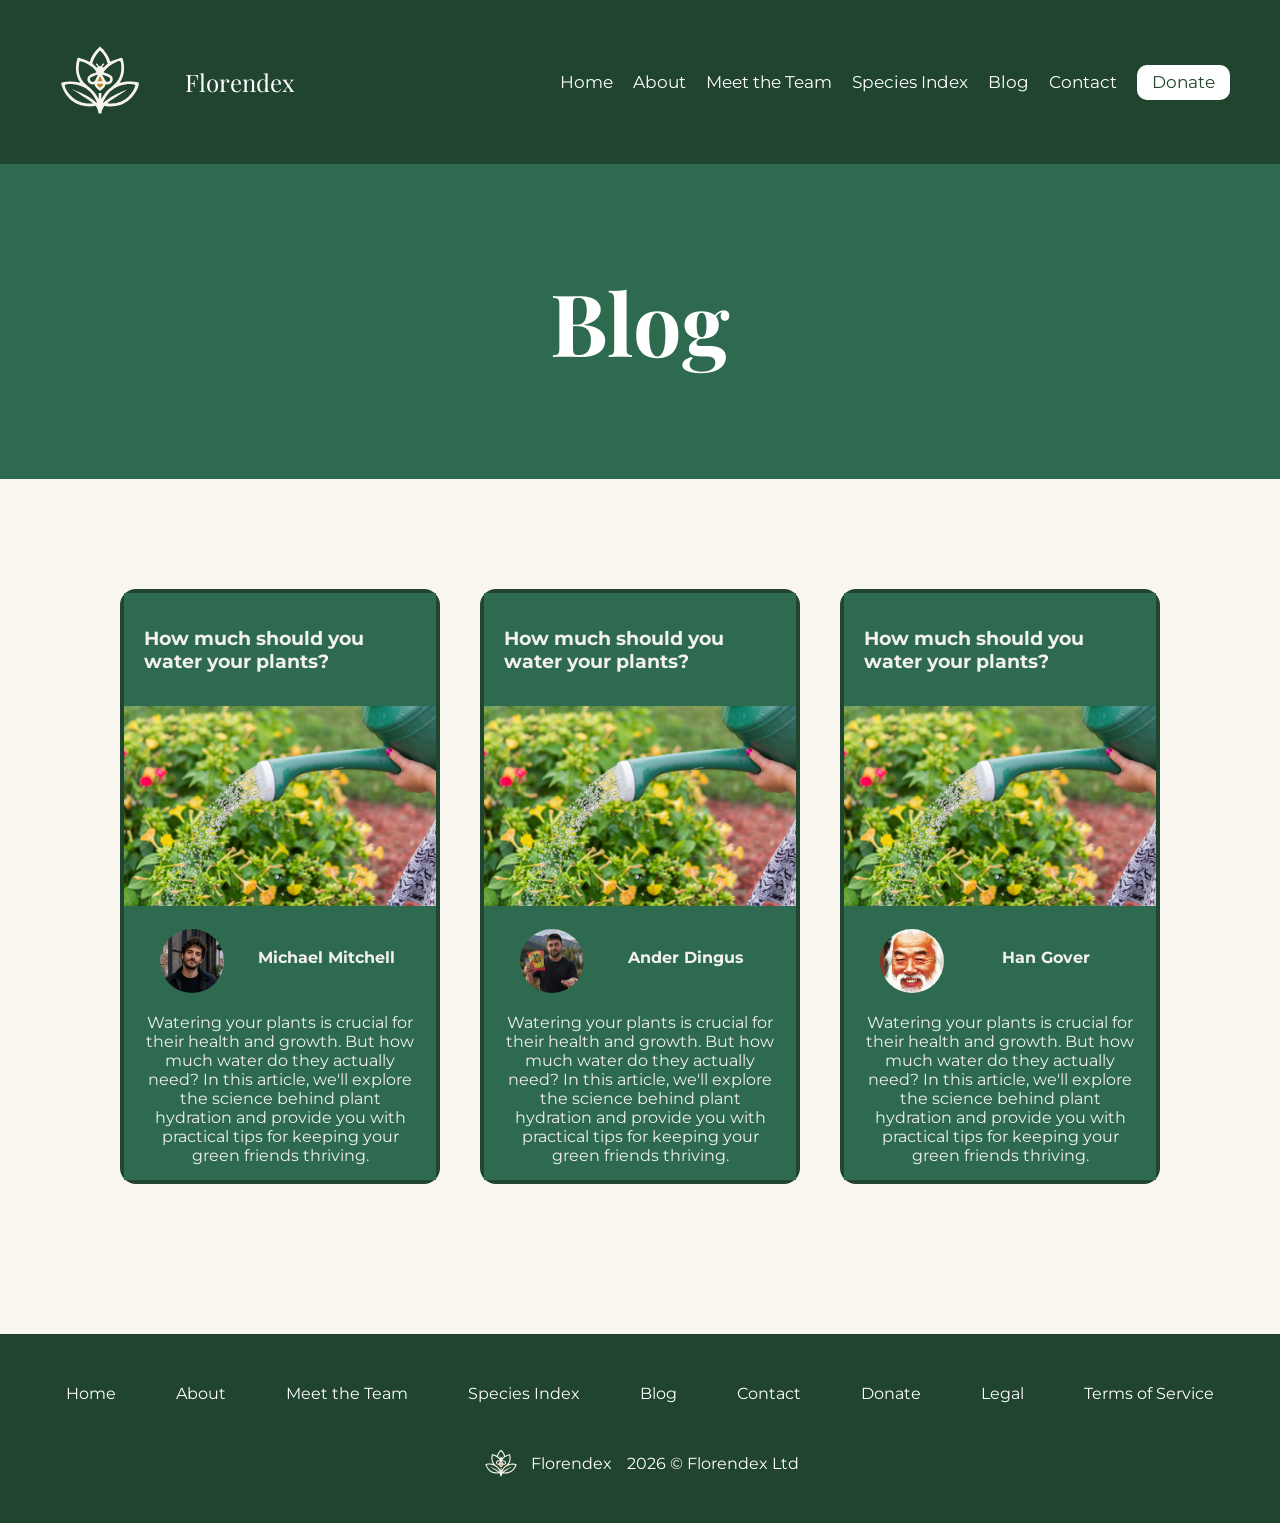
<file: blog.html>
<!DOCTYPE html>
<html lang="en-gb">
<head>
    <meta charset="UTF-8">
    <meta name="viewport" content="width=device-width, initial-scale=1.0">
    <title>Florendex | Blog</title>

    <link rel="preconnect" href="https://fonts.googleapis.com">
    <link rel="preconnect" href="https://fonts.gstatic.com" crossorigin>
    <link href="https://fonts.googleapis.com/css2?family=Montserrat:wght@400;600&family=Playfair+Display:ital,wght@0,400..900;1,400..900&display=swap" rel="stylesheet">

    <link rel="stylesheet" href="/css/styles.css">
    <link rel="icon" type="image/x-icon" href="/img/logo.svg">
</head>

<body>

<div class="topnav">
    <div class="nav-brand">
        <a href="/index.html"><img src="/img/logo.svg" height="100" alt="Florendex Logo"></a>
        <span><a href="/index.html">Florendex</a></span>
    </div>
    <div class="nav-links">
        <a href="/index.html">Home</a>
        <a href="/about.html">About</a>
        <a href="/team.html">Meet the Team</a>
        <a href="/species.html">Species Index</a>
        <a href="/blog.html">Blog</a>
        <a href="/contact.html">Contact</a>
        <a href="/donate.html" class="donateButton">Donate</a>
    </div>
</div>

<main>
    <header>
        <h1>Blog</h1>
    </header>

    <div class="featured-flora">
        <div class="featured-flora-grid">

            <div class="flora-card">
                <div class="blog-header">
                    <h3>How much should you water your plants?</h3>
                </div>
                <img src="/img/blog/wateringPlants.jpg" alt="Watering Plants">
                <div class="blog-body">
                <img src="/img/michael.png" class="blog-author" alt="Michael Mitchell">
                <h4>Michael Mitchell</h4>
                    <p>Watering your plants is crucial for their health and growth. But how much water do they actually need? In this article, we'll explore the science behind plant hydration and provide you with practical tips for keeping your green friends thriving.</p>
                </div>
            </div>

            <div class="flora-card">
                <div class="blog-header">
                    <h3>How much should you water your plants?</h3>
                </div>
                <img src="/img/blog/wateringPlants.jpg" alt="Watering Plants">
                <div class="blog-body">
                <img src="/img/ander.png" class="blog-author" alt="Ander Dingus">
                <h4>Ander Dingus</h4>
                    <p>Watering your plants is crucial for their health and growth. But how much water do they actually need? In this article, we'll explore the science behind plant hydration and provide you with practical tips for keeping your green friends thriving.</p>
                </div>
            </div>

            <div class="flora-card">
                <div class="blog-header">
                    <h3>How much should you water your plants?</h3>
                </div>
                <img src="/img/blog/wateringPlants.jpg" alt="Watering Plants">
                <div class="blog-body">
                <img src="/img/blog/hangover.png" class="blog-author" alt="Han Gover">
                <h4>Han Gover</h4>
                    <p>Watering your plants is crucial for their health and growth. But how much water do they actually need? In this article, we'll explore the science behind plant hydration and provide you with practical tips for keeping your green friends thriving.</p>
                </div>
            </div>

        </div>
    </div>

<footer>
    <div class="footer-links">
        <a href="/index.html">Home</a>
        <a href="/about.html">About</a>
        <a href="/team.html">Meet the Team</a>
        <a href="/species.html">Species Index</a>
        <a href="/blog.html">Blog</a>
        <a href="/contact.html">Contact</a>
        <a href="/donate.html">Donate</a>
        <a href="/legal.html">Legal</a>
        <a href="/terms.html">Terms of Service</a>
    </div>
    <div class="footer-bottom">
        <img src="/img/logo.svg" height="40" alt="Florendex Logo">
        <span style="margin-right: 5px;">Florendex</span>
        <span>2026 &copy; Florendex Ltd</span>
    </div>
</footer>

</body>
</html>
</file>
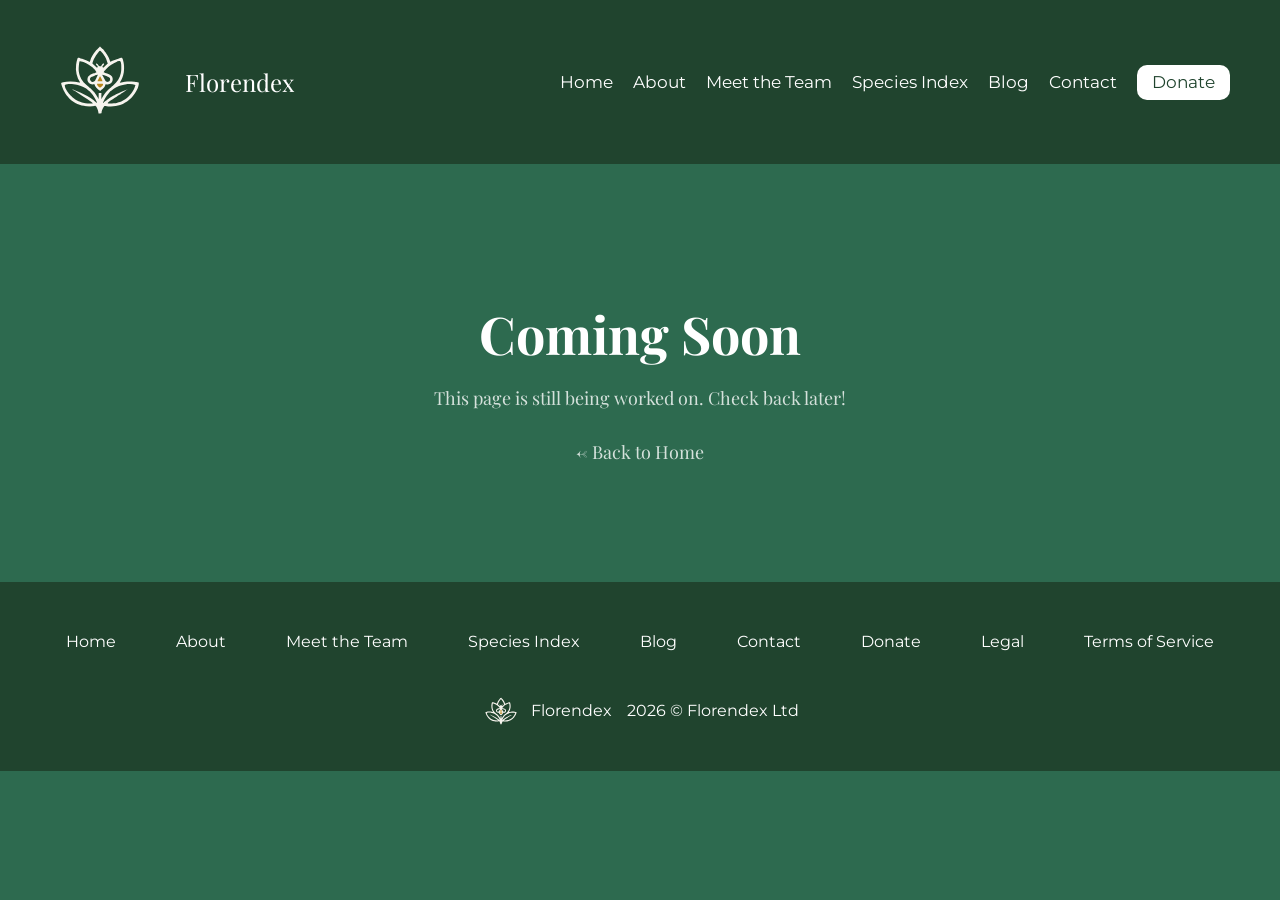
<file: contact.html>
<!DOCTYPE html>
<html lang="en-gb">
<head>
    <meta charset="UTF-8">
    <meta name="viewport" content="width=device-width, initial-scale=1.0">
    <title>Florendex | Coming Soon</title>

    <link rel="preconnect" href="https://fonts.googleapis.com">
    <link rel="preconnect" href="https://fonts.gstatic.com" crossorigin>
    <link href="https://fonts.googleapis.com/css2?family=Montserrat:wght@400;600&family=Playfair+Display:ital,wght@0,400..900;1,400..900&display=swap" rel="stylesheet">

    <link rel="stylesheet" href="/css/styles.css">
    <link rel="icon" type="image/x-icon" href="/img/logo.svg">
</head>

<body>

<div class="topnav">
    <div class="nav-brand">
        <a href="/index.html"><img src="/img/logo.svg" height="100" alt="Florendex Logo"></a>
        <span><a href="/index.html">Florendex</a></span>
    </div>
    <div class="nav-links">
        <a href="/index.html">Home</a>
        <a href="/about.html">About</a>
        <a href="/team.html">Meet the Team</a>
        <a href="/species.html">Species Index</a>
        <a href="/blog.html">Blog</a>
        <a href="/contact.html">Contact</a>
        <a href="/donate.html" class="donateButton">Donate</a>
    </div>
</div>

<main>
    <div class="stub-page">
        <h1>Coming Soon</h1>
        <p>This page is still being worked on. Check back later!</p>
        <p style="margin-top: 30px;"><a href="/index.html">&larr; Back to Home</a></p>
    </div>
</main>

<footer>
    <div class="footer-links">
        <a href="/index.html">Home</a>
        <a href="/about.html">About</a>
        <a href="/team.html">Meet the Team</a>
        <a href="/species.html">Species Index</a>
        <a href="/blog.html">Blog</a>
        <a href="/contact.html">Contact</a>
        <a href="/donate.html">Donate</a>
        <a href="/legal.html">Legal</a>
        <a href="/terms.html">Terms of Service</a>
    </div>
    <div class="footer-bottom">
        <img src="/img/logo.svg" height="40" alt="Florendex Logo">
        <span style="margin-right: 5px;">Florendex</span>
        <span>2026 &copy; Florendex Ltd</span>
    </div>
</footer>

</body>
</html>
</file>
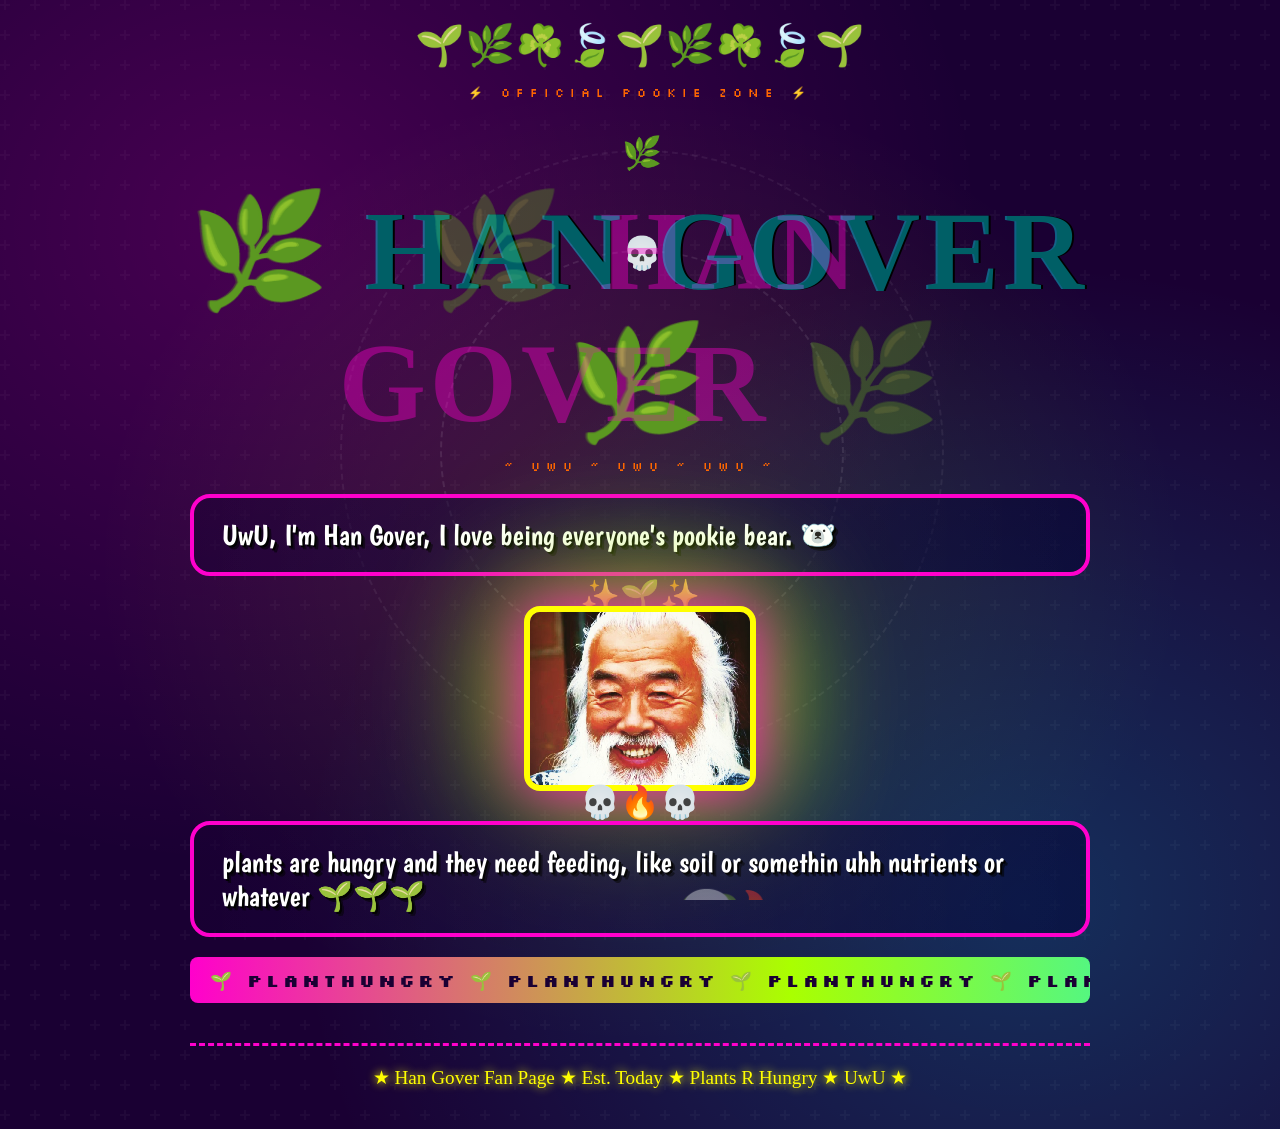
<file: hangover.html>
<!DOCTYPE html>
<html lang="en">
<head>
<meta charset="UTF-8">
<meta name="viewport" content="width=device-width, initial-scale=1.0">
<title>HAN GOVER ZONE 🌱💀</title>
<link href="https://fonts.googleapis.com/css2?family=Boogaloo&family=Fredoka+One&family=Permanent+Marker&family=Silkscreen&display=swap" rel="stylesheet">
<style>
  :root {
    --lime: #aaff00;
    --hot-pink: #ff00cc;
    --electric-blue: #00eeff;
    --neon-orange: #ff6600;
    --cursed-yellow: #ffff00;
    --deep-purple: #1a0033;
  }

  html, body, * {
    cursor: url("/img/blog/hangover.png") 32 32, auto !important;
  }

  @keyframes bg-spin {
    0%   { background-position: 0% 50%; }
    50%  { background-position: 100% 50%; }
    100% { background-position: 0% 50%; }
  }

  @keyframes wobble {
    0%, 100% { transform: rotate(-4deg) scale(1); }
    25%       { transform: rotate(5deg) scale(1.07); }
    50%       { transform: rotate(-3deg) scale(0.95); }
    75%       { transform: rotate(6deg) scale(1.05); }
  }

  @keyframes shake {
    0%, 100% { transform: translateX(0); }
    15%       { transform: translateX(-8px) rotate(-2deg); }
    30%       { transform: translateX(8px) rotate(2deg); }
    45%       { transform: translateX(-5px) rotate(-1deg); }
    60%       { transform: translateX(5px) rotate(1deg); }
    75%       { transform: translateX(-3px); }
    90%       { transform: translateX(3px); }
  }

  @keyframes neon-flicker {
    0%, 19%, 21%, 23%, 25%, 54%, 56%, 100% {
      text-shadow:
        0 0 5px var(--lime),
        0 0 20px var(--lime),
        0 0 50px var(--lime),
        0 0 100px #00ff00;
      color: var(--lime);
    }
    20%, 24%, 55% {
      text-shadow: none;
      color: #003300;
    }
  }

  @keyframes spin-slow {
    from { transform: rotate(0deg); }
    to   { transform: rotate(360deg); }
  }

  @keyframes bounce-crazy {
    0%, 100% { transform: translateY(0) scale(1) rotate(0deg); }
    20%       { transform: translateY(-30px) scale(1.1) rotate(-5deg); }
    40%       { transform: translateY(-10px) scale(0.9) rotate(5deg); }
    60%       { transform: translateY(-25px) scale(1.15) rotate(-3deg); }
    80%       { transform: translateY(-5px) scale(0.95) rotate(3deg); }
  }

  @keyframes rainbow-border {
    0%   { border-color: #ff0000; box-shadow: 0 0 20px #ff0000; }
    16%  { border-color: #ff8800; box-shadow: 0 0 20px #ff8800; }
    33%  { border-color: #ffff00; box-shadow: 0 0 20px #ffff00; }
    50%  { border-color: #00ff00; box-shadow: 0 0 20px #00ff00; }
    66%  { border-color: #0088ff; box-shadow: 0 0 20px #0088ff; }
    83%  { border-color: #8800ff; box-shadow: 0 0 20px #8800ff; }
    100% { border-color: #ff0000; box-shadow: 0 0 20px #ff0000; }
  }

  @keyframes marquee-scroll {
    from { transform: translateX(0); }
    to   { transform: translateX(-50%); }
  }

  @keyframes pulse-bg {
    0%, 100% { opacity: 1; }
    50%       { opacity: 0.6; }
  }

  @keyframes text-rainbow {
    0%   { color: #ff0000; }
    14%  { color: #ff7700; }
    28%  { color: #ffff00; }
    42%  { color: #00ff00; }
    57%  { color: #0088ff; }
    71%  { color: #8800ff; }
    85%  { color: #ff00cc; }
    100% { color: #ff0000; }
  }

  @keyframes float-emoji {
    0%   { transform: translateY(100vh) rotate(0deg); opacity: 1; }
    100% { transform: translateY(-100px) rotate(720deg); opacity: 0; }
  }

  @keyframes glitch {
    0%   { clip-path: inset(40% 0 61% 0); transform: translate(-4px); }
    20%  { clip-path: inset(92% 0 1% 0);  transform: translate(4px); }
    40%  { clip-path: inset(43% 0 1% 0);  transform: translate(-4px); }
    60%  { clip-path: inset(25% 0 58% 0); transform: translate(4px); }
    80%  { clip-path: inset(54% 0 7% 0);  transform: translate(-4px); }
    100% { clip-path: inset(58% 0 43% 0); transform: translate(4px); }
  }

  body {
    margin: 0;
    padding: 20px;
    min-height: 100vh;
    background: var(--deep-purple);
    background-image:
      radial-gradient(ellipse at 20% 20%, #ff00cc33 0%, transparent 50%),
      radial-gradient(ellipse at 80% 80%, #00eeff33 0%, transparent 50%),
      radial-gradient(ellipse at 50% 50%, #aaff0022 0%, transparent 60%),
      url("data:image/svg+xml,%3Csvg width='60' height='60' viewBox='0 0 60 60' xmlns='http://www.w3.org/2000/svg'%3E%3Cg fill='none' fill-rule='evenodd'%3E%3Cg fill='%23ffffff' fill-opacity='0.03'%3E%3Cpath d='M36 34v-4h-2v4h-4v2h4v4h2v-4h4v-2h-4zm0-30V0h-2v4h-4v2h4v4h2V6h4V4h-4zM6 34v-4H4v4H0v2h4v4h2v-4h4v-2H6zM6 4V0H4v4H0v2h4v4h2V6h4V4H6z'/%3E%3C/g%3E%3C/g%3E%3C/svg%3E");
    font-family: 'Fredoka One', cursive;
    overflow-x: hidden;
  }

  /* Floating emojis layer */
  .emoji-shower {
    position: fixed;
    top: 0; left: 0;
    width: 100%; height: 100%;
    pointer-events: none;
    z-index: 0;
    overflow: hidden;
  }

  .emoji-shower span {
    position: absolute;
    bottom: -50px;
    font-size: 2rem;
    animation: float-emoji linear infinite;
  }

  /* Main container */
  .container {
    position: relative;
    z-index: 1;
    max-width: 900px;
    margin: 0 auto;
  }

  /* Spinning title */
  .site-title {
    font-family: 'Permanent Marker', cursive;
    font-size: clamp(3rem, 10vw, 7rem);
    text-align: center;
    animation: neon-flicker 4s infinite;
    letter-spacing: 4px;
    margin-bottom: 0;
    position: relative;
    display: inline-block;
    width: 100%;
  }

  .site-title::before,
  .site-title::after {
    content: '🌿 HAN GOVER 🌿';
    position: absolute;
    top: 0; left: 0; right: 0;
    animation: glitch 0.5s infinite;
    opacity: 0.4;
  }
  .site-title::before { color: var(--hot-pink); left: 4px; }
  .site-title::after  { color: var(--electric-blue); left: -4px; animation-delay: 0.1s; }

  /* Wobbly text boxes */
  .pookie-box {
    background: linear-gradient(135deg, #1a003380 0%, #00003380 100%);
    border: 4px solid var(--hot-pink);
    border-radius: 20px;
    padding: 20px 28px;
    margin: 20px 0;
    animation: rainbow-border 2s linear infinite, wobble 3s ease-in-out infinite;
    position: relative;
    overflow: hidden;
  }

  .pookie-box::before {
    content: '';
    position: absolute;
    inset: 0;
    background: linear-gradient(90deg, transparent, #ffffff08, transparent);
    animation: pulse-bg 2s ease-in-out infinite;
  }

  .pookie-box p {
    font-family: 'Boogaloo', cursive;
    font-size: 1.8rem;
    color: #fff;
    margin: 0;
    animation: text-rainbow 1.5s linear infinite;
    text-shadow: 2px 2px 0 #000, 4px 4px 0 #00000088;
  }

  /* Profile pic frame */
  .pic-wrapper {
    display: flex;
    justify-content: center;
    margin: 30px 0;
  }

  .pic-frame {
    position: relative;
    display: inline-block;
    animation: bounce-crazy 2s ease-in-out infinite;
  }

  .pic-frame::before {
    content: '✨🌱✨';
    position: absolute;
    top: -30px;
    left: 50%;
    transform: translateX(-50%);
    font-size: 2rem;
    animation: spin-slow 3s linear infinite;
    display: block;
    white-space: nowrap;
  }

  .pic-frame::after {
    content: '💀🔥💀';
    position: absolute;
    bottom: -30px;
    left: 50%;
    transform: translateX(-50%);
    font-size: 2rem;
    display: block;
    white-space: nowrap;
    animation: spin-slow 2s linear infinite reverse;
  }

  .profile-pic {
    width: 220px;
    image-rendering: pixelated;
    border: 6px solid var(--cursed-yellow);
    border-radius: 16px;
    animation: rainbow-border 1s linear infinite;
    filter: drop-shadow(0 0 30px var(--hot-pink)) drop-shadow(0 0 60px var(--lime));
    display: block;
  }

  /* Marquee */
  .marquee-wrapper {
    margin: 20px 0;
    padding: 12px 0;
    background: linear-gradient(90deg, var(--hot-pink), var(--lime), var(--electric-blue), var(--hot-pink));
    background-size: 200%;
    animation: bg-spin 2s linear infinite;
    border-radius: 8px;
    overflow: hidden;
  }

  .marquee {
    width: 100%;
    overflow: hidden;
    white-space: nowrap;
  }

  .marquee-track {
    display: inline-flex;
    width: max-content;
    animation: marquee-scroll 3s linear infinite;
  }

  .marquee-track span {
    flex-shrink: 0;
    font-family: 'Silkscreen', monospace;
    font-size: 1.1rem;
    color: var(--deep-purple);
    font-weight: 900;
    letter-spacing: 3px;
    padding: 0 20px;
    text-transform: uppercase;
  }

  /* Spinning plant icons around the page */
  .orbit-ring {
    position: fixed;
    top: 50%;
    left: 50%;
    width: 600px;
    height: 600px;
    margin: -300px 0 0 -300px;
    border-radius: 50%;
    border: 2px dashed #ffffff10;
    animation: spin-slow 20s linear infinite;
    pointer-events: none;
    z-index: 0;
  }

  .orbit-ring span {
    position: absolute;
    font-size: 2rem;
    top: -1.2rem;
    left: 50%;
    transform: translateX(-50%);
  }

  .orbit-ring.reverse { animation-direction: reverse; animation-duration: 12s; width: 400px; height: 400px; margin: -200px 0 0 -200px; border-color: #ffffff18; }

  /* Shaking header bar */
  .header-bar {
    display: flex;
    justify-content: center;
    gap: 12px;
    font-size: 2.5rem;
    animation: shake 0.4s infinite;
    margin-bottom: 16px;
  }

  /* Extra chaos label */
  .chaos-label {
    font-family: 'Silkscreen', monospace;
    font-size: 0.75rem;
    color: var(--neon-orange);
    text-transform: uppercase;
    letter-spacing: 6px;
    text-align: center;
    animation: neon-flicker 3s infinite;
    margin: 10px 0;
  }

  /* Bottom stamp */
  .stamp {
    text-align: center;
    font-family: 'Permanent Marker', cursive;
    font-size: 1.2rem;
    color: var(--cursed-yellow);
    margin-top: 40px;
    padding: 20px;
    border-top: 3px dashed var(--hot-pink);
    animation: text-rainbow 2s linear infinite;
    text-shadow: 0 0 10px currentColor;
  }
</style>
</head>
<body>

<!-- Floating emojis -->
<div class="emoji-shower" id="emojiShower"></div>

<!-- Orbit rings -->
<div class="orbit-ring"><span>🌿</span></div>
<div class="orbit-ring reverse"><span>💀</span></div>

<div class="container">

  <div class="header-bar">🌱🌿☘️🍃🌱🌿☘️🍃🌱</div>
  <div class="chaos-label">⚡ OFFICIAL POOKIE ZONE ⚡</div>

  <h1 class="site-title">🌿 HAN GOVER 🌿</h1>

  <div class="chaos-label">~ uwu ~ uwu ~ uwu ~</div>

  <div class="pookie-box">
    <p>UwU, I'm Han Gover, I love being everyone's pookie bear. 🐻‍❄️</p>
  </div>

  <div class="pic-wrapper">
    <div class="pic-frame">
      <img src="/img/blog/hangover.png" alt="Han Gover" class="profile-pic">
    </div>
  </div>

  <div class="pookie-box" style="animation-delay:0.5s">
    <p>plants are hungry and they need feeding, like soil or somethin uhh nutrients or whatever 🌱🌱🌱</p>
  </div>

  <div class="marquee-wrapper">
    <div class="marquee">
      <div class="marquee-track">
        <span>🌱 planthungry 🌱 planthungry 🌱 planthungry 🌱 planthungry 🌱 planthungry 🌱 planthungry 🌱 planthungry 🌱 planthungry 🌱</span>
        <span>🌱 planthungry 🌱 planthungry 🌱 planthungry 🌱 planthungry 🌱 planthungry 🌱 planthungry 🌱 planthungry 🌱 planthungry 🌱</span>
      </div>
    </div>
  </div>

  <div class="stamp">
    ★ Han Gover Fan Page ★ Est. Today ★ Plants R Hungry ★ UwU ★
  </div>

</div>

<script>
  // Rain emojis from the bottom
  const emojis = ['🌱','🌿','☘️','🍃','💀','✨','🔥','💚','🌵','🪴','🐸','👁️','💫','⚡'];
  const shower = document.getElementById('emojiShower');

  function spawnEmoji() {
    const el = document.createElement('span');
    el.textContent = emojis[Math.floor(Math.random() * emojis.length)];
    el.style.left = Math.random() * 100 + 'vw';
    const duration = 3 + Math.random() * 5;
    el.style.animationDuration = duration + 's';
    el.style.animationDelay = '0s';
    el.style.fontSize = (1 + Math.random() * 2.5) + 'rem';
    shower.appendChild(el);
    setTimeout(() => el.remove(), duration * 1000 + 500);
  }

  setInterval(spawnEmoji, 200);

  // Click explosion
  document.addEventListener('click', (e) => {
    for (let i = 0; i < 8; i++) {
      const burst = document.createElement('div');
      burst.textContent = emojis[Math.floor(Math.random() * emojis.length)];
      burst.style.cssText = `
        position:fixed;
        left:${e.clientX}px;
        top:${e.clientY}px;
        font-size:1.5rem;
        pointer-events:none;
        z-index:9999;
        transition:transform 0.6s ease-out, opacity 0.6s ease-out;
        transform:translate(0,0);
        opacity:1;
      `;
      document.body.appendChild(burst);
      const angle = (i / 8) * Math.PI * 2;
      const dist = 60 + Math.random() * 60;
      setTimeout(() => {
        burst.style.transform = `translate(${Math.cos(angle)*dist}px, ${Math.sin(angle)*dist}px) scale(0)`;
        burst.style.opacity = '0';
      }, 10);
      setTimeout(() => burst.remove(), 700);
    }
  });
</script>
</body>
</html>
</file>
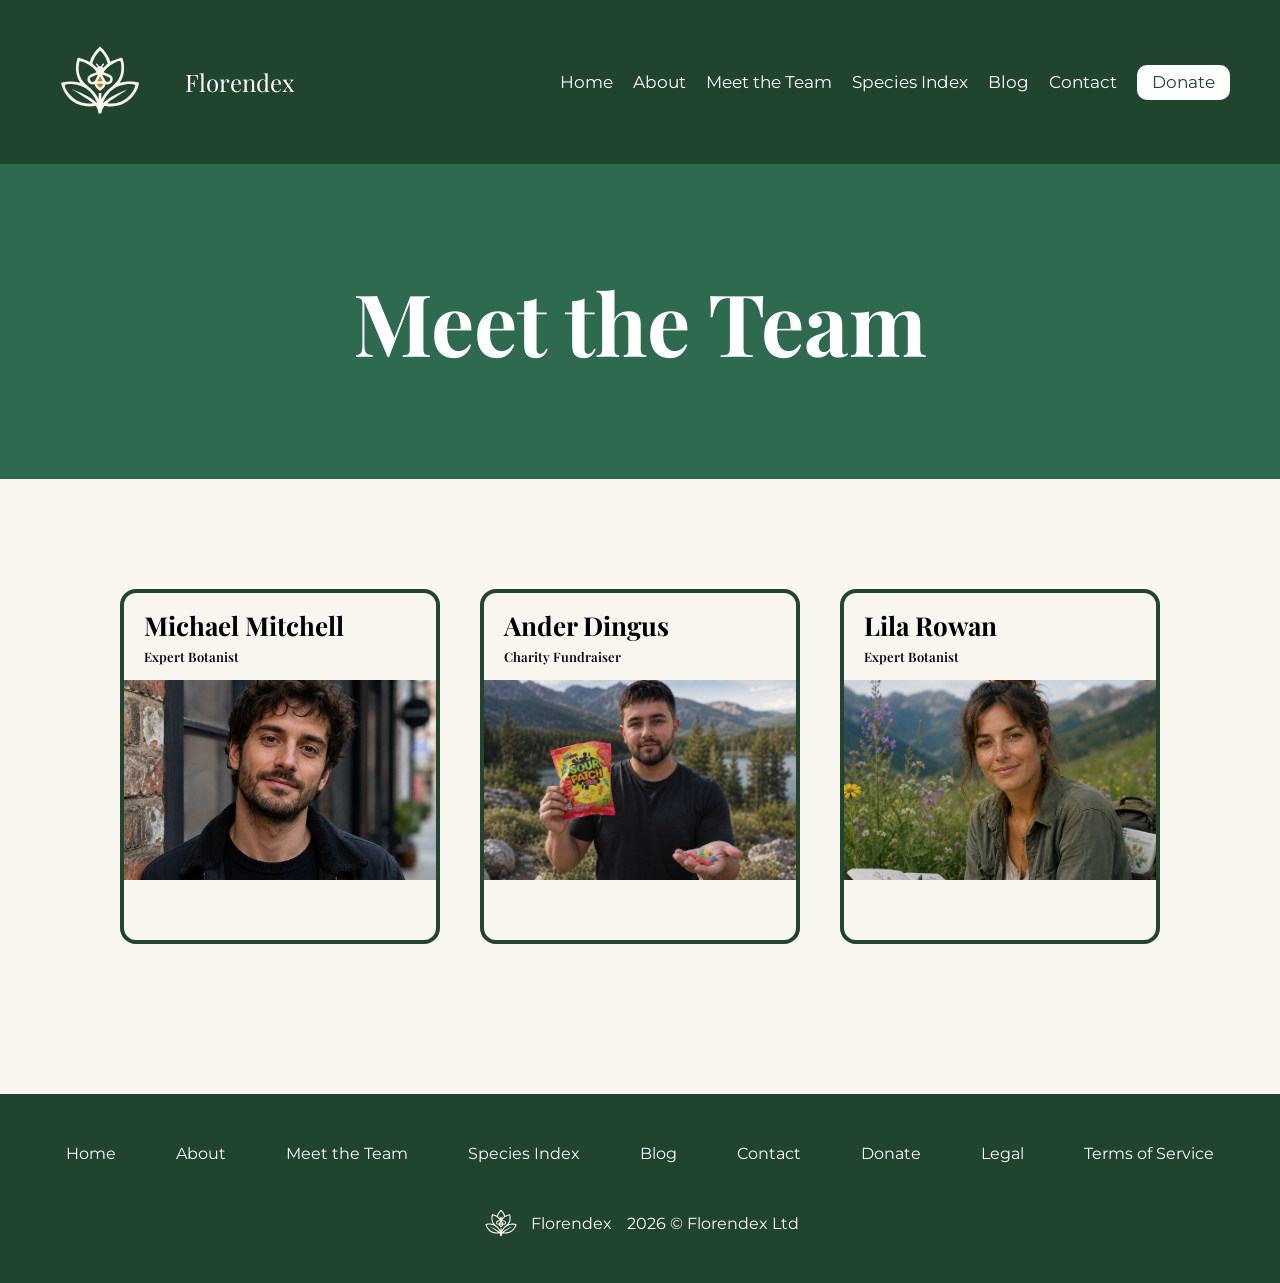
<file: team.html>
<!DOCTYPE html>
<html lang="en-gb">
<head>
    <meta charset="UTF-8">
    <meta name="viewport" content="width=device-width, initial-scale=1.0">
    <title>Florendex | Meet the Team</title>

    <link rel="preconnect" href="https://fonts.googleapis.com">
    <link rel="preconnect" href="https://fonts.gstatic.com" crossorigin>
    <link href="https://fonts.googleapis.com/css2?family=Montserrat:wght@400;600&family=Playfair+Display:ital,wght@0,400..900;1,400..900&display=swap" rel="stylesheet">

    <link rel="stylesheet" href="/css/styles.css">
    <link rel="icon" type="image/x-icon" href="/img/logo.svg">
</head>

<body>

<div class="topnav">
    <div class="nav-brand">
        <a href="/index.html"><img src="/img/logo.svg" height="100" alt="Florendex Logo"></a>
        <span><a href="/index.html">Florendex</a></span>
    </div>
    <div class="nav-links">
        <a href="/index.html">Home</a>
        <a href="/about.html">About</a>
        <a href="/team.html">Meet the Team</a>
        <a href="/species.html">Species Index</a>
        <a href="/blog.html">Blog</a>
        <a href="/contact.html">Contact</a>
        <a href="/donate.html" class="donateButton">Donate</a>
    </div>
</div>

<main>
    <header>
        <h1>Meet the Team</h1>
    </header>

    <div class="featured-flora">
        <div class="featured-flora-grid">

            <div class="flora-card">
                <div class="card-header">
                    <h3>Michael Mitchell</h3>
                    <h4>Expert Botanist</h4>
                </div>
                <img src="/img/michael.png" alt="Michael Mitchell">
                <div class="card-body">
                </div>
            </div>

            <div class="flora-card">
                <div class="card-header">
                    <h3>Ander Dingus</h3>
                    <h4>Charity Fundraiser</h4>
                </div>
                <img src="/img/ander.png" alt="Ander Dingus">
                <div class="card-body">
                </div>
            </div>

            <div class="flora-card">
                <div class="card-header">
                    <h3>Lila Rowan</h3>
                    <h4>Expert Botanist</h4>
                </div>
                <img src="/img/lila.png" alt="Lila Rowan">
                <div class="card-body">
                </div>
            </div>

        </div>
    </div>

<footer>
    <div class="footer-links">
        <a href="/index.html">Home</a>
        <a href="/about.html">About</a>
        <a href="/team.html">Meet the Team</a>
        <a href="/species.html">Species Index</a>
        <a href="/blog.html">Blog</a>
        <a href="/contact.html">Contact</a>
        <a href="/donate.html">Donate</a>
        <a href="/legal.html">Legal</a>
        <a href="/terms.html">Terms of Service</a>
    </div>
    <div class="footer-bottom">
        <img src="/img/logo.svg" height="40" alt="Florendex Logo">
        <span style="margin-right: 5px;">Florendex</span>
        <span>2026 &copy; Florendex Ltd</span>
    </div>
</footer>

</body>
</html>
</file>
<file: css/styles.css>
* {
  box-sizing: border-box;
}

body {
  background-color: #2d6a4f;
  color: #ffffff;
  margin: 0;
  font-family: "Montserrat", sans-serif;
}

body a {
  color: #ffffff;
  text-decoration: none;
  margin: 10px;
}

a:hover {
  text-decoration: underline;
  transition-duration: 300ms;
}

.topnav {
  display: flex;
  justify-content: space-between;
  align-items: center;
  background-color: #20442e;
  padding: 20px 40px;
  color: #ffffff;
  width: 100%;
  font-family: "Montserrat", sans-serif;
  font-size: 17px;
}

.nav-brand {
  display: flex;
  align-items: center;
  gap: 15px;
  text-decoration: none !important;
}

.nav-brand span {
  font-family: 'Playfair Display', serif;
  font-size: 24px;
  text-decoration: none !important;
}

.nav-links {
  display: flex;
  align-items: center;
}

.nav-links a {
  color: #ffffff;
  text-decoration: none;
}

.nav-links a:hover {
  opacity: 0.8;
  text-decoration: underline;
  transition-duration: 300ms;
}

.donateButton {
  display: inline-block;
  background-color: #ffffff;
  color: #20442e !important;
  font-family: "Montserrat", sans-serif;
  padding: 7.5px 15px;
  border-radius: 10px;
  margin: 0 10px;
  font-size: 17px;
  text-decoration: none !important;
}

.donateButton:hover {
  opacity: 0.8;
  text-decoration: none !important;
}

header {
  text-align: center;
  font-family: "Playfair Display", serif;
  background-image: url('https://images.pexels.com/photos/1196313/pexels-photo-1196313.jpeg');
  background-size: cover;
  background-position: center;
  padding: 100px 20px;
  width: 100%;
}

header h1 {
  color: #ffffff;
  font-size: 86px;
  margin: 0 0 0px 0;
}

header h3 {
  font-size: 28px;
  margin: 0 0 100px 0;
}

.species-btn {
  display: inline-block;
  background-color: #ffffff;
  color: #20442e;
  font-family: "Montserrat", sans-serif;
  padding: 15px 80px;
  border-radius: 17px;
  font-size: 32px;
}

.species-btn:hover {
  opacity: 0.8;
  text-decoration: none !important;
}

.featured-flora {
  background-color: #f9f6f0;
  width: 100%;
  color: #20442e;
  padding: 100px 20px 140px 20px;
}

.flora-title {
  text-align: center;
  font-family: 'Playfair Display', serif;
  font-size: 48px;
  margin: 0 0 60px 0;
}

.featured-flora-grid {
  display: grid;
  grid-template-columns: repeat(3, 320px);
  justify-content: center;
  gap: 40px;
  padding: 10px;
  text-align: center;
  max-width: 1200px;
  margin: 0 auto;
  background-color: #f9f6f0;
}

.flora-card {
  border: 4px solid #20442e;
  border-radius: 16px;
  width: 320px;
  position: relative;
  background-color: #f9f6f0;
}

.card-header {
  padding: 15px 20px;
  text-align: left;
}

.card-header h3 {
  font-family: 'Playfair Display', serif;
  font-size: 26px;
  margin: 0;
  color: #000000;
}

.card-header h4 {
  font-family: 'Playfair Display', serif;
  font-size: 13px;
  margin: 5px 0 0 0;
  color: #000000;
  font-weight: 600;
}

.flora-card img {
  width: 100%;
  height: 200px;
  object-fit: cover;
  display: block;
}

.card-body {
  padding: 20px 20px 40px 20px;
  text-align: center;
}

.card-body p {
  font-family: 'Montserrat', sans-serif;
  font-size: 13px;
  color: #666666;
  margin: 0 0 20px 0;
  line-height: 1.5;
}

.learn-more {
  position: absolute;
  bottom: -4px;
  left: 50%;
  transform: translateX(-50%);
  background-color: #20442e;
  color: #ffffff;
  border: none;
  padding: 12px 30px;
  border-radius: 8px;
  font-family: 'Montserrat', sans-serif;
  font-size: 16px;
  cursor: pointer;
}

.learn-more:hover {
  background-color: #2d6a4f;
  opacity: 1 !important;
}

.our-mission {
  background-color: #2d6a4f;
  padding: 80px 20px;
  text-align: center;
}

.mission-title {
  font-family: 'Playfair Display', serif;
  font-size: 48px;
  margin: 0 0 40px 0;
  color: #ffffff;
}

.mission-box {
  background-color: #f9f6f0;
  color: #2d6a4f;
  max-width: 700px;
  margin: 0 auto;
  padding: 40px 50px 60px 50px;
  border-radius: 12px;
  font-family: 'Montserrat', sans-serif;
  font-size: 16px;
  line-height: 1.7;
  position: relative;
}

.mission-box p {
  margin: 0 0 30px 0;
}

.mission-learn-more {
  position: absolute;
  bottom: -17px;
  left: 50%;
  transform: translateX(-50%);
  display: inline-block;
  background-color: #2d6a4f;
  color: #ffffff !important;
  font-family: 'Montserrat', sans-serif;
  padding: 12px 35px;
  border-radius: 8px;
  font-size: 16px;
  text-decoration: none !important;
  white-space: nowrap;
}

.mission-learn-more:hover {
  background-color: #20442e;
  opacity: 1 !important;
  text-decoration: none !important;
}

footer {
  background-color: #20442e;
  padding: 40px 20px;
  width: 100%;
  display: flex;
  flex-direction: column;
  align-items: center;
  justify-content: center;
  margin-bottom: 0;
}

.footer-links {
  display: flex;
  flex-wrap: wrap;
  justify-content: center;
  gap: 40px;
}

.footer-bottom {
  display: flex;
  align-items: center;
  gap: 10px;
  color: #ffffff;
  margin-top: 30px;
}

footer a {
  color: #ffffff;
  text-decoration: none;
}

.page-header {
  background-color: #20442e;
  padding: 60px 40px;
  font-family: 'Playfair Display', serif;
}

.page-header h1 {
  font-size: 52px;
  margin: 0 0 10px 0;
}

.page-header p {
  font-size: 18px;
  margin: 0;
  opacity: 0.8;
}

.about-page {
  padding: 60px 40px;
  max-width: 900px;
  margin: 0 auto;
}

.about-page h2 {
  font-family: 'Playfair Display', serif;
  font-size: 32px;
  margin: 40px 0 15px 0;
}

.about-page p {
  font-size: 16px;
  line-height: 1.8;
  margin-bottom: 20px;
  opacity: 0.9;
}

.species-page {
  padding: 60px 40px;
  max-width: 1100px;
  margin: 0 auto;
}

.bee-badge {
  display: inline-block;
  background-color: #FAFFCA;
  color: #FF2904;
  font-family: 'Playfair Display', serif;
  font-size: 12px;
  padding: 5px 10px;
  border-radius: 8px;
  margin-bottom: 4px;
  border: solid #FF2904;
}

.species-grid {
  display: grid;
  grid-template-columns: repeat(3, 1fr);
  gap: 30px;
}

.species-card {
  background-color: #20442e;
  border-radius: 12px;
  padding: 25px;
}

.species-card h3 {
  font-family: 'Playfair Display', serif;
  font-size: 22px;
  margin: 0 0 5px 0;
}

.species-card h4 {
  font-style: italic;
  font-size: 13px;
  font-weight: 400;
  margin: 0 0 12px 0;
  opacity: 0.75;
}

.species-card p {
  font-size: 13px;
  line-height: 1.6;
  opacity: 0.85;
  margin: 0 0 15px 0;
}

.species-card a {
  font-size: 13px;
  text-decoration: underline;
  margin: 0;
}

.species-detail-wrapper {
  background-color: #f9f6f0;
  color: #000000;
  padding: 60px 40px;
  font-family: 'Lora', serif;
}

.sdg-title {
  font-family: 'Playfair Display', serif;
  font-size: 72px;
  margin: 0 0 -10px 0;
}

.species-detail .sdg-description {
  font-family: 'Lora', serif;
  font-style: italic;
  font-size: 22px;
  opacity: 0.75;
  margin: 0 0 30px 0;
}

.sdg-latin {
  font-family: 'Lora', serif;
  font-style: italic;
  font-size: 18px;
  opacity: 0.75;
  margin: 0 0 30px 0;
}

.sdg-right img {
  max-height: unset;
  object-fit: cover;
  margin-bottom: 15px;
  border: solid #2d6a4f 5px;
  width: 100%;
  height: auto;
}

.species-detail p {
  font-size: 16px;
  line-height: 1.8;
  opacity: 0.9;
  margin-bottom: 20px;
}

.info-table {
  width: 100%;
  border-collapse: collapse;
  margin-bottom: 30px;
  font-size: 15px;
}

.info-table td {
  padding: 10px 15px;
  border-bottom: 1px solid rgba(255,255,255,0.2);
}

.info-table td:first-child {
  font-weight: 600;
  width: 180px;
  opacity: 0.75;
}

.stub-page {
  padding: 100px 40px;
  text-align: center;
  font-family: 'Playfair Display', serif;
}

.stub-page h1 {
  font-size: 52px;
  margin-bottom: 15px;
}

.stub-page p {
  font-size: 18px;
  opacity: 0.8;
}

.species-detail-grid {
  display: grid;
  grid-template-columns: 2fr 1fr;
  gap: 50px;
  max-width: 1200px;
  padding-bottom: 60px;
  padding-right: 40px;
  margin: 0 auto;
}

.sdg-right {
  display: flex;
  flex-direction: column;
  text-align: left;
}

.sdg-meta {
  display: flex;
  flex-direction: column;
  align-items: flex-start;
  gap: 8px;
}

.blooming-season {
  font-family: 'Playfair Display', serif;
  color: #2d6a4f;
  margin: 0;
  font-style: italic;
  font-weight: 600;
}

#bee-badge-top {
  display: none;
}

.sdg-back-link {
  color: #000000;
}

.blog-header {
  padding: 15px 20px;
  text-align: left;
  background-color: #2d6a4f;
  color: #f3f1eb;
}

.blog-body {
  display: grid;
  grid-template-columns: auto 1fr;
  align-items: center;
  gap: 12px;
  background-color: #2d6a4f;
  color: #f3f1eb;
  padding: 15px 20px;
  text-align: center;
}

.blog-body h4 {
  margin: 0;
  font-size: 1rem;
}

.blog-body p {
  grid-column: 1 / -1;
  margin: 8px 0 0;
}

.blog-author {
  display: block;
  width: 64px !important;
  height: 64px !important;
  border-radius: 50% !important;
  object-fit: cover;
  margin: 8px 0 0 16px;
}
</file>
